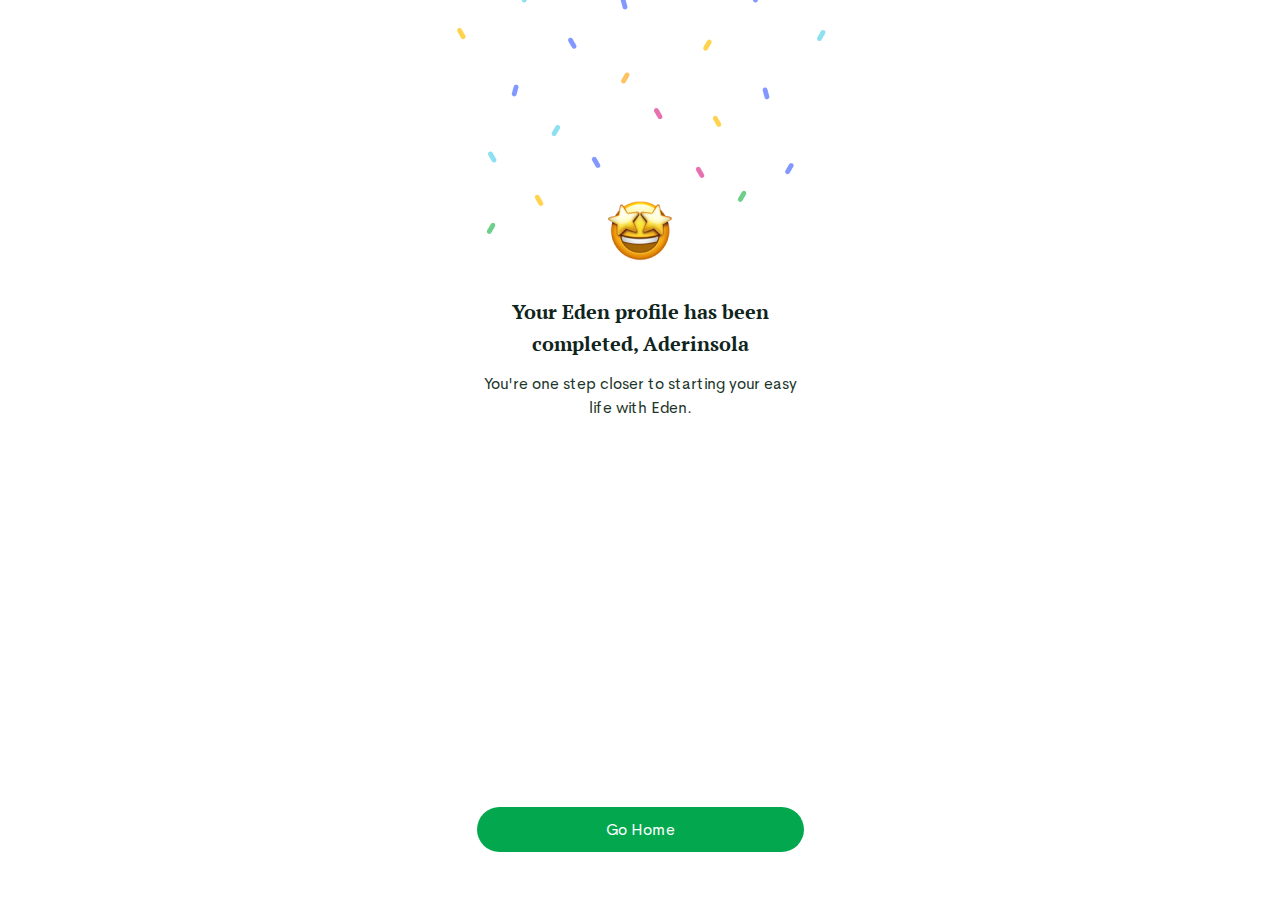
<file: index.html>
<html lang="en">
<head>
    <meta charset="UTF-8">
    <meta http-equiv="X-UA-Compatible" content="IE=edge">
    <meta name="viewport" content="width=device-width, initial-scale=1.0">
    <link rel="stylesheet" href="./assets/styles/index.css">
    <link href="https://fonts.googleapis.com/css2?family=PT+Serif&display=swap" rel="stylesheet">
    <title>Document</title>
</head>
<body>
    <main>
        <div class="container">
            <div>
                <div class="confetti">
                    <img src="/assets/images/confetti.png" alt="">
                </div>
                <div class="sub-container">
                    <div class="main-content">
                        <div>
    
                            <div class="profile-complete-img">
                                <img src="./assets/images/image 5.png" alt="happy">
                            </div>
                            <div class="sub-content">
                                <h1>Your Eden profile has been completed, Aderinsola</h1>
                                <p>You're one step closer to starting your easy life with Eden.</p>
                            </div>
                        </div>
                       
                    </div>
                </div>
            </div>
            <a href="/homepage.html">

                <div class="go-home">
                    <button class="go-home-btn">Go Home</button>
                </div>
            </a>
        </div>
    </main>
</body>
</html>
</file>
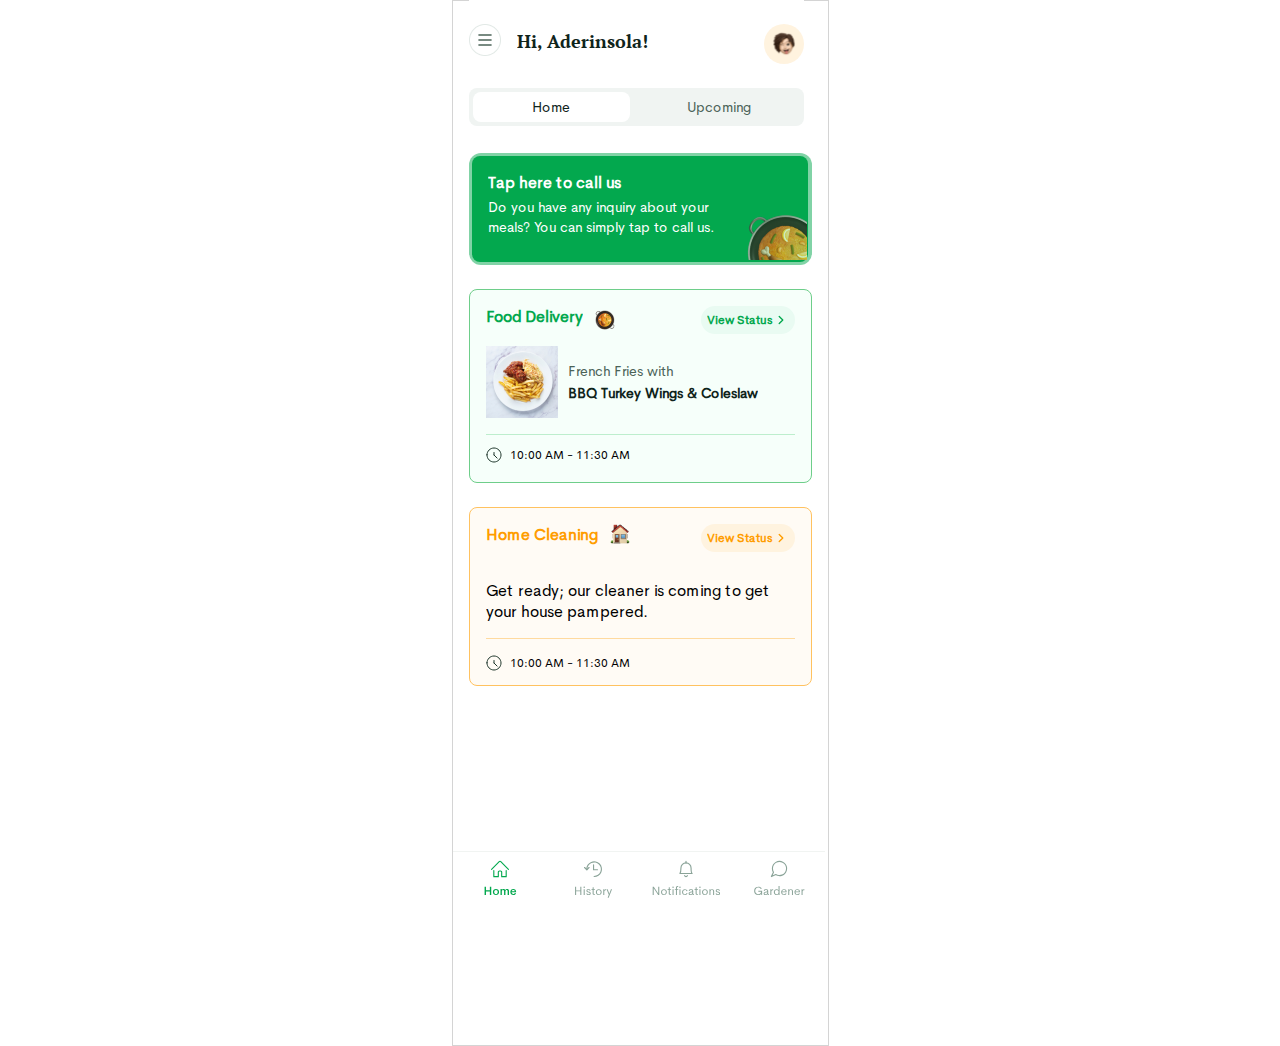
<file: homepage.html>
<html lang="en">
  <head>
    <meta charset="UTF-8" />
    <meta http-equiv="X-UA-Compatible" content="IE=edge" />
    <meta name="viewport" content="width=device-width, initial-scale=1.0" />
    <link rel="stylesheet" href="./assets/styles/homepage.css" />
    <link
      href="https://fonts.googleapis.com/css2?family=PT+Serif&display=swap"
      rel="stylesheet"
    />
    <title>Document</title>
  </head>
  <body>
    <section class="container">
        <div class="home-container">
            <div class="static-header">

                <nav class="nav-container">
                  <div class="menu-icon">
                    <img src="./assets/images/hamburger.png" alt="menu" />
                    <h1>Hi, Aderinsola!</h1>
                  </div>
                  <img src="./assets/images/avatar.svg" alt="menu" />
                </nav>
          
                <div class="tab-container">
                  <div class="tab">
                    <p class="home-tab">Home</p>
                    <p class="upcoming-tab">Upcoming</p>
                  </div>
                </div>
            </div>
            
      
            <section class="call-container">
              <div class="call-content">
                <h6>Tap here to call us</h6>
                <p>
                  Do you have any inquiry about your meals? You can simply tap to call
                  us.
                </p>
              </div>
              <img class="food-bg" src="./assets/images/food-bg.png" alt="food" />
            </section>
      
            <section class="food-delivery-container">
              <div class="delivery-header">
                <div class="delivery-img">
                  <h6>Food Delivery</h6>
                  <img src="./assets/images/food-small.png" alt="food" />
                </div>
                <div class="view-status" onclick="openModal()">
                    <a>View Status</a>
                    <img src="./assets/images/Arrow.svg" alt="" />
                </div>
                
               
              </div>
              <div class="food-type">
                <img
                  src="./assets/images/BBQ Chicken + French Fries + Coleslaw (Plate).png"
                  alt="food"
                />
                <div class="food-name">
                  <h6>French Fries with</h6>
                  <h1>BBQ Turkey Wings & Coleslaw</h1>
                </div>
              </div>
              <div class="time-container">
                <img
                  src="./assets/images/streamline-icon-time-clock-circle@18x18 1.svg"
                  alt="time"
                />
                <p>10:00 AM - 11:30 AM</p>
              </div>
            </section>

            <section class="cleaner-container">
                <div class="cleaner-header">
                    <div class="cleaner-img">
                        <h6>Home Cleaning</h6>
                        <img src="./assets/images/image 4.png" alt="food" />
                    </div>
                    <div class="cleaner-view-status" onclick="openCleaningModal()">
                        <a>View Status</a>
                        <img src="./assets/images/Arrow (1).svg" alt="" />
                    </div>
                </div>
                <div class="get-ready">
                    <p>Get ready; our cleaner is coming to get your house pampered.</p>
                </div>
                <div class="time-container">
                    <img src="./assets/images/streamline-icon-time-clock-circle@18x18 1.svg" alt="time" />
                    <p>10:00 AM - 11:30 AM</p>
                </div>
            </section>
      
        </div>
        <div class="menu-list">
          <div>
            <img src="./assets/images/Home.svg" alt="Home" />
          </div>
          <div>
              <img src="./assets/images/Tab 2.svg" alt="Home" />
          </div>
          <div>
              <img src="./assets/images/Notifications.svg" alt="Home" />
          </div>
          <div>
              <img src="./assets/images/Tab 4.svg" alt="Home" />
          </div>
        </div>

        <!-- ********* START FOOD DELIVERY MODAL************** -->
        <div class="modal-background" id="modalBackground" >
            <div class="modal-content" id="modalContent">
               
                <div>
                    <div class="date">
                        <p>Mon, 08 Sep 2021</p>
                        <img id="modalClose" onclick="closeModal()" src="/assets/images/Close.svg" alt="">
                    </div>
                    <div class="order-status">
                        <img src="/assets/images/food-small.png" alt="">
                        <div>
                            <p>Order Status</p>
                            <h6 class="clean-text">Order has arrived</h6>
                        </div>
                    </div>
                    <div class="address">
                        <p class="address-title">Delivery Address</p>
                        <p class="address-name">No 6B, Radiators Spring, Lightning Estate, Lagos, Nigeria.</p>
                    </div>
                    <div>
                        <div class="arrived">
                            <div class="arrived-img">
                                <img src="/assets/images/circle.svg" alt="order">
                                <h3 class="clean-text">Order has arrived</h3>
                            </div>
                            <p class="time">10:56 AM</p>
        
                        </div>
                        <div class="arrived-content">
                            <p>Your order has arrived at your location. Pick it up!</p>
                        </div>
                    </div>
                    <div>
                        <div class="way">
                            <div class="way-img">
                                <img src="/assets/images/Tick-Check.svg" alt="order">
                                <h3 class="clean-text">Order on the way</h3>
                            </div>
                            <p class="time">9:14 AM</p>
                        </div>
                        <div class="way-content">
        
                            <p>Your order has been dispatched and is on the way to you.</p>
                        </div>
                    </div>
                </div>
            </div>
        </div>

        <!-- *********END FOOD DELIVERY MODAL ************** -->


        <!-- ********* START CLEANING MODAL************** -->
        <div class="modal-background" id="cleaningModalBackground" >
            <div class="cleaning-modal-content" id="modalContent">
                <div>
                    <div class="date">
                        <p>Mon, 08 Sep 2021</p>
                        <img onclick="closeCleaningModal()" id="modalClose"  src="/assets/images/Close.svg" alt="">
                    </div>
                    <div class="order-status">
                        <img src="/assets/images/image 4.png" alt="">
                        <div>
                            <p>Order Status</p>
                            <h6 class="clean-text">Cleaning completed</h6>
                        </div>
                    </div>
                    <div class="address">
                        <p class="address-title">Delivery Address</p>
                        <p class="address-name">No 6B, Radiators Spring, Lightning Estate, Lagos, Nigeria.</p>
                    </div>
                    <div class="cleaner-details">
                        <p class="address-title">Cleaner</p>
                        <p class="address-name">Kelechi Oguike</p>
                    </div>
                    <div>
                        <div class="cleaning clean">
                            <div class="cleaning-img">
                                <img src="/assets/images/Tick-Check.svg" alt="order">
                                <h6 class="clean-text">Cleaning completed</h6>
                            </div>
                            <p class="time">4:01 PM</p>
        
                        </div>
                        <div class="cleaning-content">
                            <p>Give feedback.</p>
                        </div>
                    </div>
                    <div>
                        <div class="cleaning">
                            <div class="cleaning-img">
                                <img src="/assets/images/Tick-Check.svg" alt="order">
                                <h6 class="clean-text">Cleaning started</h6>
                            </div>
                            <p class="time">2:35 PM</p>
                        </div>
                        <div class="cleaning-content">
                            <p>Your cleaner has started cleaning.</p>
                        </div>
                    </div>
                    <div>
                        <div class="cleaning">
                            <div class="cleaning-img">
                                <img src="/assets/images/Tick-Check.svg" alt="order">
                                <h6 class="clean-text">Cleaner has arrived</h6>
                            </div>
                            <p class="time">2:26 PM</p>
                        </div>
                        <div class="cleaning-content">
                            <p>Your cleaner has arrived at your location.</p>
                        </div>
                    </div>
                    <div>
                        <div class="way">
                            <div class="way-img">
                                <img src="/assets/images/Tick-Check.svg" alt="order">
                                <h6 class="clean-text">Cleaner en route</h6>
                            </div>
                            <p class="time">12:22 PM</p>
                        </div>
                        <div class="way-content">
                    
                            <p>Your cleaner is on the way to your location!</p>
                        </div>
                    </div>
                </div>
            </div>
        </div>
        
        <!-- *********END CLEANING MODAL ************** -->
    </section>
    <script src="/assets/js/index.js"></script>
  </body>
</html>
</file>
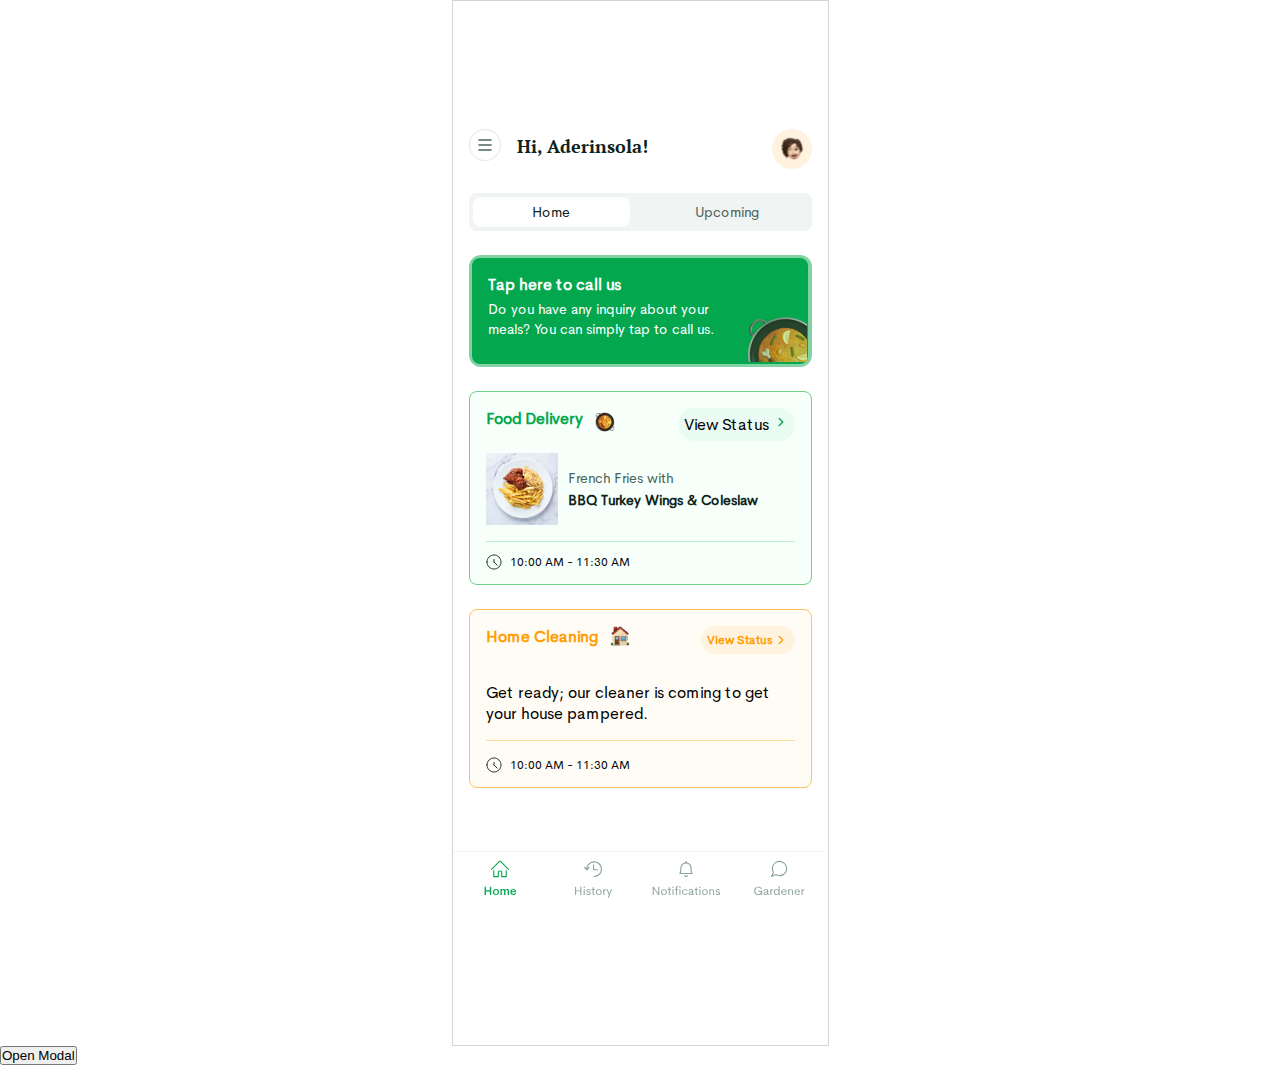
<file: order-details.html>
<html lang="en">

<head>
    <meta charset="UTF-8" />
    <meta http-equiv="X-UA-Compatible" content="IE=edge" />
    <meta name="viewport" content="width=device-width, initial-scale=1.0" />
    <link rel="stylesheet" href="./assets/styles/homepage.css" />
    <link href="https://fonts.googleapis.com/css2?family=PT+Serif&display=swap" rel="stylesheet" />
    <title>Document</title>
</head>

<body>
    <section class="container">
        <div class="home-container">

            <nav class="nav-container">
                <div class="menu-icon">
                    <img src="./assets/images/hamburger.png" alt="menu" />
                    <h1>Hi, Aderinsola!</h1>
                </div>
                <img src="./assets/images/avatar.svg" alt="menu" />
            </nav>

            <div class="tab-container">
                <div class="tab">
                    <p class="home-tab">Home</p>
                    <p class="upcoming-tab">Upcoming</p>
                </div>
            </div>

            <section class="call-container">
                <div class="call-content">
                    <h6>Tap here to call us</h6>
                    <p>
                        Do you have any inquiry about your meals? You can simply tap to call
                        us.
                    </p>
                </div>
                <img class="food-bg" src="./assets/images/food-bg.png" alt="food" />
            </section>

            <section class="food-delivery-container">
                <div class="delivery-header">
                    <div class="delivery-img">
                        <h6>Food Delivery</h6>
                        <img src="./assets/images/food-small.png" alt="food" />
                    </div>
                    <div class="view-status">
                        <but>View Status</a>
                        <img src="./assets/images/Arrow.svg" alt="" />
                    </div>
                </div>
                <div class="food-type">
                    <img src="./assets/images/BBQ Chicken + French Fries + Coleslaw (Plate).png" alt="food" />
                    <div class="food-name">
                        <h6>French Fries with</h6>
                        <h1>BBQ Turkey Wings & Coleslaw</h1>
                    </div>
                </div>
                <div class="time-container">
                    <img src="./assets/images/streamline-icon-time-clock-circle@18x18 1.svg" alt="time" />
                    <p>10:00 AM - 11:30 AM</p>
                </div>
            </section>

            <section class="cleaner-container">
                <div class="cleaner-header">
                    <div class="cleaner-img">
                        <h6>Home Cleaning</h6>
                        <img src="./assets/images/image 4.png" alt="food" />
                    </div>
                    <div class="cleaner-view-status">
                        <a>View Status</a>
                        <img src="./assets/images/Arrow (1).svg" alt="" />
                    </div>
                </div>
                <div class="get-ready">
                    <p>Get ready; our cleaner is coming to get your house pampered.</p>
                </div>
                <div class="time-container">
                    <img src="./assets/images/streamline-icon-time-clock-circle@18x18 1.svg" alt="time" />
                    <p>10:00 AM - 11:30 AM</p>
                </div>
            </section>

        </div>
        <div class="menu-list">
            <div>
                <img src="./assets/images/Home.svg" alt="Home" />
            </div>
            <div>
                <img src="./assets/images/Tab 2.svg" alt="Home" />
            </div>
            <div>
                <img src="./assets/images/Notifications.svg" alt="Home" />
            </div>
            <div>
                <img src="./assets/images/Tab 4.svg" alt="Home" />
            </div>
        </div>
    </section>
    <button class="open-button" onclick="openModal()">Open Modal</button>
    <div class="modal-background" id="modalBackground" onclick="closeModal()">
        <div class="modal-content" id="modalContent">
            <span class="close-button" onclick="closeModal()">&times;</span>
            <h2>Modal Content</h2>
            <p>This is the modal content. You can add any content here.</p>
        </div>
    </div>
</body>

</html>
</file>
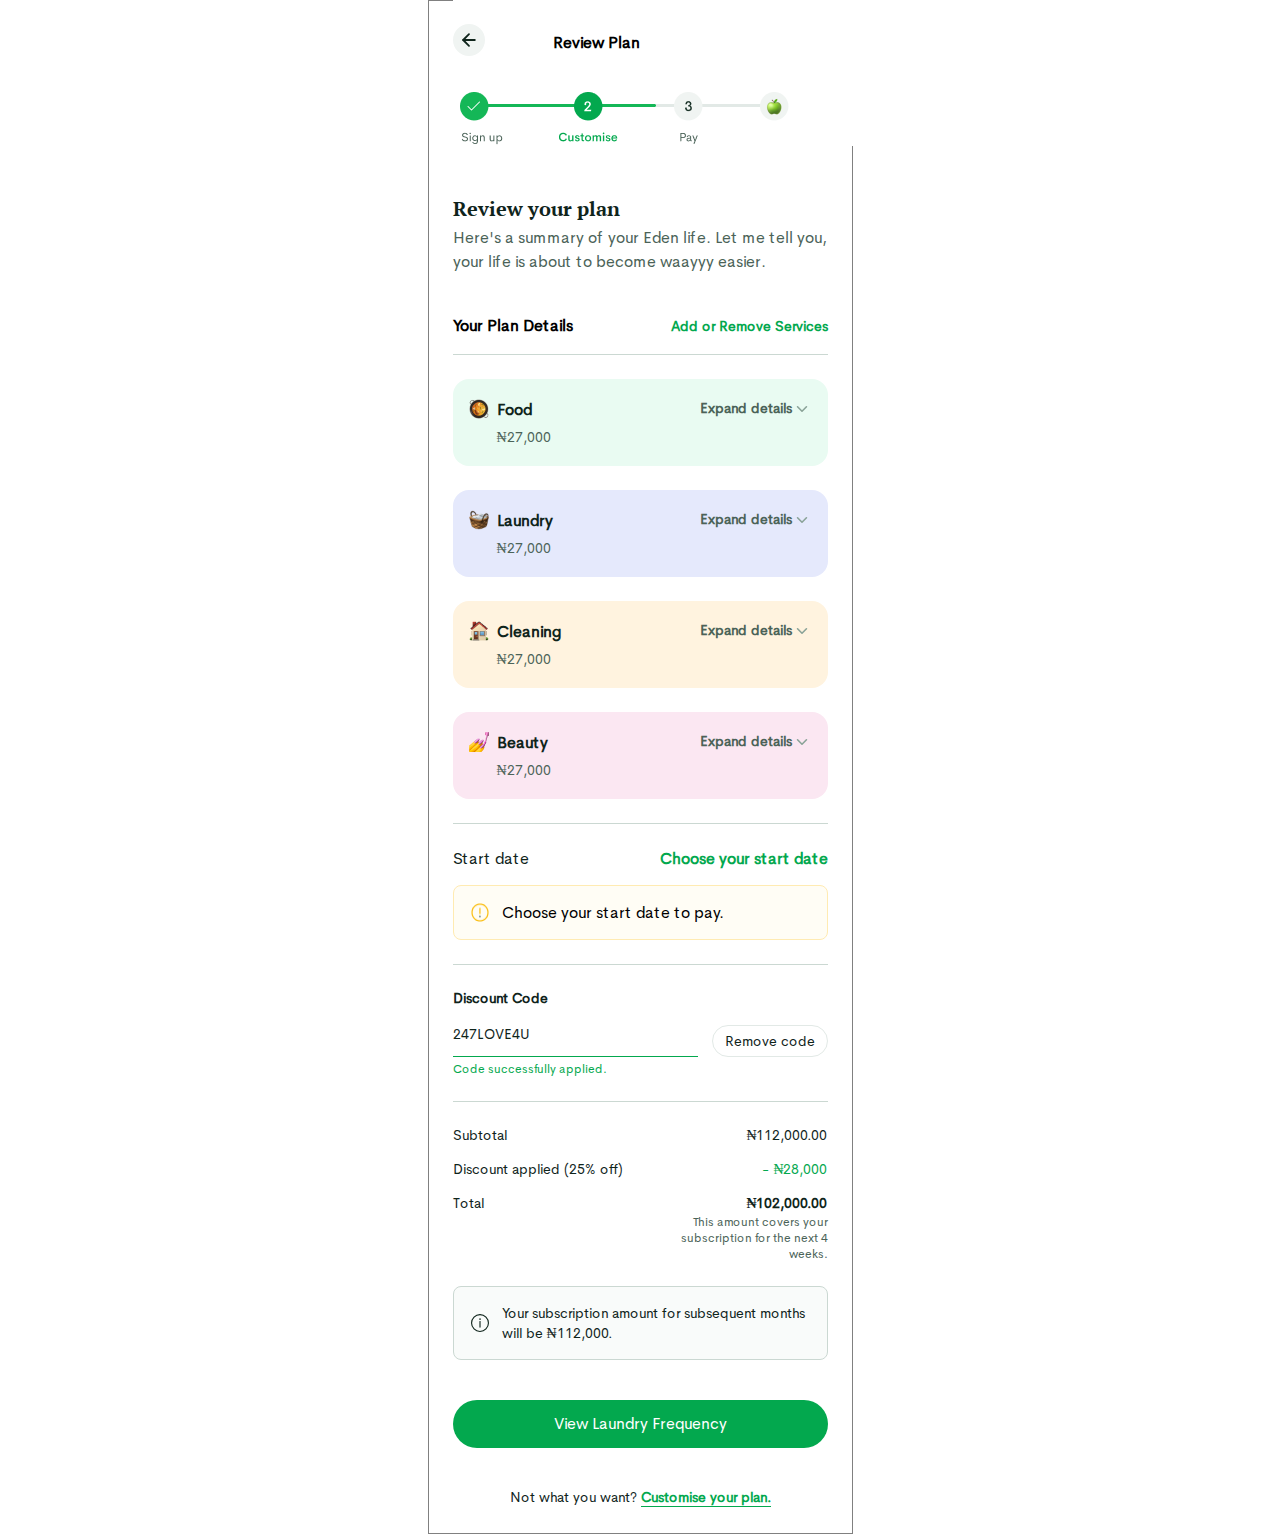
<file: review-plan.html>
<html lang="en">
<head>
    <meta charset="UTF-8">
    <meta http-equiv="X-UA-Compatible" content="IE=edge">
    <meta name="viewport" content="width=device-width, initial-scale=1.0">
    <link rel="stylesheet" href="/assets/styles/review-plan.css">
    <link href="https://fonts.googleapis.com/css2?family=PT+Serif&display=swap" rel="stylesheet">
    <title>Review Plan</title>
</head>
<body>
    <section class="container">
        <main>
            <div class="static-header">

                <div class="header">
                    <img src="/assets/images/goback.svg" alt="Back">
                    <h5>Review Plan</h5>
                </div>
                <div class="stepper">
                    <img src="/assets/images/tracker.png" alt="Tracker">
                </div>
            </div>
            <div class="review-plan">
                <h5>Review your plan</h5>
                <p>Here's a summary of your Eden life. Let me tell you, your life is about to become waayyy easier.</p>
            </div>
            <div class="details-tab">
                <p class="plan-text">Your Plan Details</p>
                <p class="add-text">Add or Remove Services</p>
            </div>
            <div class="food-tab">
                <div class="foodtab1">
                    <div class="foodtab1-price">
                        <img src="/assets/images/food-small.png" alt="">
                        <div>
                            <h6>Food</h6>
                            <p>₦27,000</p>
                        </div>
                    </div>
                    <div class="foodtab1-expand">
                        <p>Expand details</p>
                        <img src="/assets/images/Arrowdown.svg" alt="">
                    </div>
                </div>

                <div class="foodtab2">
                    <div class="foodtab1-price">
                        <img src="/assets/images/basket.svg" alt="">
                        <div>
                            <h6>Laundry</h6>
                            <p>₦27,000</p>
                        </div>
                    </div>
                    <div class="foodtab1-expand">
                        <p>Expand details</p>
                        <img src="/assets/images/Arrowdown.svg" alt="">
                    </div>
                </div>

                <div class="foodtab3">
                    <div class="foodtab1-price">
                        <img src="/assets/images/image 4.png" alt="">
                        <div>
                            <h6>Cleaning</h6>
                            <p>₦27,000</p>
                        </div>
                    </div>
                    <div class="foodtab1-expand">
                        <p>Expand details</p>
                        <img src="/assets/images/Arrowdown.svg" alt="">
                    </div>
                </div>

                <div class="foodtab4">
                    <div class="foodtab1-price">
                        <img src="/assets/images/nails.svg" alt="">
                        <div>
                            <h6>Beauty</h6>
                            <p>₦27,000</p>
                        </div>
                    </div>
                    <div class="foodtab1-expand">
                        <p>Expand details</p>
                        <img src="/assets/images/Arrowdown.svg" alt="">
                    </div>
                </div>
            </div>

            <div class="start-date">
                <div class="start-date-tab">
                    <p class="start-date-text">Start date</p>
                    <p class="choose-date">Choose your start date</p>
                </div>
                <div class="alert">
                    <img src="/assets/images/Alert.png" alt="">
                    <p>Choose your start date to pay.</p>
                </div>
            </div>

            <div class="discount">
                <h5 class="discount-text">Discount Code</h5>
                <div class="code-section">
                    <p class="code">247LOVE4U</p>
                    <p class="remove-code">Remove code</p>
                </div>
                <p class="code-applied">Code successfully applied.</p>
            </div>

            <div class="total-section">
                <div class="subtotal">
                    <p class="subtotal-text">Subtotal</p>
                    <p class="subtotal-price">₦112,000.00</p>
                </div>
                <div class="discountt">
                    <p class="discountt-text">Discount applied (25% off)</p>
                    <p class="discountt-price"> - ₦28,000</p>
                </div>
                <div class="full-total">
                    <p class="full-total-text">Total</p>
                    <p class="full-total-price">₦102,000.00</p>
                </div>
                    <div class="cost-info-section">

                        <p class="cost-info">This amount covers your subscription for the next 4 weeks.</p>
                    </div>
                
            </div>

            <div class="subscribe-alert">
                <img src="/assets/images/Info - Circlee.svg" alt="">
                <p>Your subscription amount for subsequent months will be ₦112,000.</p>
            </div>
            <div class="view-btn">
                <p>View Laundry Frequency</p>
            </div>
            <div class="customize-plan">
                <p>Not what you want?<span>Customise your plan.</span> </p>
            </div>
        </main>
        
    </section>
</body>
</html>
</file>
<file: assets/styles/index.css>
* {
  outline: none;
  border: none;
  box-sizing: border-box;
  /* overflow: hidden; */
  margin: 0;
}
@font-face {
  font-family: Cerebi Sans;
  src: url(../fonts/Cerebri-Sans-Regular.ttf);
}

.container {
  width: 375px;
  margin: auto;
  height: 100vh;
  display: flex;
  flex-direction: column;
  justify-content: space-between;
  position: relative;
  padding-top: 200px;
}

.profile-complete-img {
  display: flex;
  justify-content: center;
}

.profile-complete-img img {
  height: 64px;
  width: 64px;
}

.sub-container {
  display: grid;
  height: 100%;
}
.sub-content {
  text-align: center;
  margin-top: 32px;
}

.sub-content h1 {
  font-size: 20px;
  font-weight: 700;
  font-family: "PT Serif", serif;
  color: #0f241b;
  line-height: 32px;
  padding: 0px 18px 0px 18px;
}

.sub-content p {
  margin-top: 12px;
  line-height: 24px;
  font-size: 16px;
  font-family: Cerebi Sans;
  padding: 0px 18px 0px 18px;
  color: #1d352a;
}

.go-home {
  padding: 0 24px 0 24px;
  margin-bottom: 48px;
}

.go-home-btn {
  width: 100%;
  padding: 12px 0px 12px 0px;
  border-radius: 32px;
  color: white;
  background-color: #03a84e;
  font-family: Cerebi Sans;
  outline: none;
  font-size: 16px;
}

.confetti img {
  position: absolute;
  top: -20px;
  animation: fall 4s linear infinite;
}

@keyframes fall {
  0% {
    transform: translateY(0) rotate(0);
    opacity: 1;
  }

  100% {
    transform: translateY(30vh);
    opacity: 0;
  }
}
</file>
<file: assets/styles/homepage.css>
* {
  padding: 0;
  margin: 0;
  overflow: hidden;
}

@font-face {
  font-family: Cerebi Sans;
  src: url(../fonts/Cerebri-Sans-Regular.ttf);
}

.container {
  width: 375px;
  margin: auto;
  /* padding-top: px; */
  font-family: Cerebi Sans;
  border: 1px solid rgb(212, 212, 212);
}

.static-header {
  position: fixed;
  width: 335px;
  background-color: white;
  top: 0;
  padding-top: 24px;
  z-index: 10;
}

.home-container {
  height: 100vh;
  padding: 16px;
  overflow: scroll;
  padding-top: 8rem;
}

.nav-container {
  display: flex;
  justify-content: space-between;
}

.nav-container h1 {
  font-family: "PT Serif", serif;
  font-weight: 700;
  color: #0f241b;
  font-size: 18px;
  margin-top: 0.3rem;
}

.menu-icon {
  display: flex;
  gap: 16px;
}

.menu-icon img {
  width: 32px;
  height: 32px;
}

.tab-container {
  background-color: #f0f4f2;
  padding: 4px;
  margin-top: 24px;
  border-radius: 8px;
}

.tab {
  display: flex;
  gap: 52px;
  font-size: 14px;
  justify-content: space-between;
}

.home-tab {
  width: 157px;
  padding: 6px 0px 6px 0px;
  background: white;
  text-align: center;
  font-weight: 500;
  border-radius: 8px;
  color: #0f241b;
}

.upcoming-tab {
  text-align: center;
  padding: 6px 0px 6px 0px;
  color: #4b6358;
  margin-right: 49px;
}

.call-container {
  position: relative;
  border-radius: 12px;
  margin-top: 24px;
  padding: 0.2rem;
  background: rgba(3, 168, 78, 0.5);
  height: 106px;
}

.call-content {
  padding-top: 16px;
  border-radius: 8px;
  color: white;
  background-color: #03a84e;
  padding-left: 16px;
  height: 85%;
}

.call-container h6 {
  font-size: 16px;
}

.call-container p {
  font-size: 14px;
  font-style: normal;
  font-weight: 400;
  line-height: 20px;
  width: 75%;
  margin-top: 4px;
}
.food-bg {
  position: absolute;
  bottom: 5;
  right: 5;
}

.food-delivery-container {
  height: 192px;
  border-radius: 8px;
  border: 1px solid #6ece8a;
  margin-top: 24px;
  background-color: #f6fffa;
}
.delivery-header {
  display: flex;
  justify-content: space-between;
  padding: 16px 16px 12px 16px;
}

.delivery-img {
  display: flex;
  gap: 12px;
}

.delivery-img h6 {
  font-size: 16px;
  font-weight: 600;
  color: #03a84e;
}

.delivery-img img {
  width: 20px;
  height: 20px;
  margin-top: 4px;
}

.view-status {
  padding: 6px;
  display: flex;
  background-color: #e9fbf2;
  border-radius: 100px;
  cursor: pointer;
}

.view-status a {
  color: #03a84e;
  font-size: 12px;
  font-style: normal;
  font-weight: 600;
}

.food-type {
  margin: 0px 16px 0px 16px;
  display: flex;
  padding-bottom: 16px;
  gap: 10px;
  border-bottom: 1px solid #bdeecd;
}

.food-name {
  display: flex;
  flex-direction: column;
  justify-content: center;
}

.food-name h6 {
  color: #4b6358;
  font-weight: 400;
  font-size: 14px;
}

.food-name h1 {
  color: #0f241b;
  font-weight: 600;
  font-size: 14px;
  margin-top: 4px;
}

.time-container {
  display: flex;
  gap: 8px;
  margin-top: 12px;
  padding: 0px 16px 0px 16px;
  font-size: 12px;
}

.menu-list {
  display: flex;
  justify-content: space-between;
  position: absolute;
  bottom: 0;
  box-shadow: 0px 1px 0px 0px #f1f4f2 inset;
  padding-top: 6px;
  background-color: white;
}

.cleaner-container {
  height: 177px;
  border-radius: 8px;
  border: 1px solid #ffc260;
  margin-top: 24px;
  background-color: #fffbf5;
  margin-bottom: 12rem;
}

.cleaner-header {
  display: flex;
  justify-content: space-between;
  padding: 16px 16px 12px 16px;
}

.cleaner-img {
  display: flex;
  gap: 12px;
}

.cleaner-img h6 {
  font-size: 16px;
  font-weight: 600;
  color: #ff9d00;
}

.cleaner-img img {
  width: 20px;
  height: 20px;
}

.get-ready {
  color: black;
  margin: 16px;
  padding-bottom: 16px;
  border-bottom: 1px solid #ffda9f;
}

.cleaner-view-status {
  padding: 6px;
  display: flex;
  background-color: #fff3df;
  border-radius: 100px;
  cursor: pointer;
}

.cleaner-view-status a {
  color: #ff9d00;
  font-size: 12px;
  font-style: normal;
  font-weight: 600;
}

.modal-background {
  display: none;
  position: fixed;
  backdrop-filter: blur(1.5px);
  top: 0;
  left: 50%;
  width: 390px;
  max-width: 100%;
  margin: auto;
  height: 100%;
  z-index: 10;
  background-color: rgba(0, 0, 0, 0.4);
  justify-content: center;
  align-items: center;
  transform: translateX(-50%);
  -webkit-backdrop-filter: blur(1.5px);
    -moz-backdrop-filter: blur(1.5px);
    -o-backdrop-filter: blur(1.5px);
}

.modal-content {
  background-color: #fff;
  padding: 20px;
  width: 323px;
  border-radius: 5px;
  box-shadow: 0 0 10px rgba(0, 0, 0, 0.3);
  height: fit-content;
  margin-top: 7rem;
  border-radius: 16px;
  padding-bottom: 4rem;
  transform: scale(0.2);
     opacity: 0;
   animation: fadeInScale 0.4s ease forwards; 
}

@keyframes fadeInScale {
  to {
    opacity: 1;
    transform: scale(1);
  }
}

@media (max-width:678px) {
  .modal-content {
    width: 325px;
  }
    .cleaning-modal-content {
    width: 325px;
    }
}

.cleaning-modal-content {
  background-color: #fff;
  padding: 20px;
  width: 323px;
  border-radius: 5px;
  box-shadow: 0 0 10px rgba(0, 0, 0, 0.3);
  height: fit-content;
  margin-top: 2rem;
  border-radius: 16px;
  padding-bottom: 4rem;
  transform: scale(0.2);
    opacity: 0;
    animation: fadeOutScale 0.4s ease-out forwards;
}

@keyframes fadeOutScale {
  to {
    opacity: 1;
    transform: scale(1);
  }
}

.date img {
  cursor: pointer;
}

.close-button {
  position: absolute;
  top: 10px;
  right: 10px;
  cursor: pointer;
  font-size: 18px;
  visibility: hidden;
}

.date {
  display: flex;
  justify-content: space-between;
  font-size: 12px;
  color: #4b6358;
}

.order-status {
  display: flex;
  margin-top: 24px;
  gap: 8px;
}

.order-status img {
  width: 32px;
  height: 32px;
}

.clean-text {
  font-size: 16px;
  color: #0f241b;
}

.address {
  margin-top: 20px;
  padding: 12px;
  border: 1px dashed #cbd8d2;
  border-top-left-radius: 8px;
  border-top-right-radius: 8px;
}

.cleaner-details {
  padding: 12px;
  border-bottom: 1px dashed #cbd8d2;
  border-left: 1px dashed #cbd8d2;
  border-right: 1px dashed #cbd8d2;
  border-bottom-left-radius: 8px;
  border-bottom-right-radius: 8px;
}

.address-title {
  color: #4b6358;
  font-size: 12px;
}

.address-name {
  color: #0f241b;
  font-size: 14px;
  margin-top: 6px;
}

.arrived {
  display: flex;
  margin-top: 32px;
  justify-content: space-between;
}
.way {
  display: flex;
  justify-content: space-between;
  margin-top: 4px;
}
.cleaning {
  display: flex;
  justify-content: space-between;
  margin-top: 4px;
}

.arrived-img {
  display: flex;
}

.arrived h3 {
  padding-left: 13px;
  font-size: 16px;
}

.arrived-content {
  border-left: 2px dashed #6ece8a;
  padding-left: 22px;
  margin-left: 8px;
  padding-top: 4px;
  padding-bottom: 30px;
  font-size: 14px;
}
.clean {
  margin-top: 32px;
}

.cleaning-content {
  border-left: 2px dashed #6ece8a;
  padding-left: 24px;
  font-size: 14px;
  margin-left: 8px;
  padding-top: 4px;
  padding-bottom: 30px;
}

.way-content {
  padding-left: 28px;
  margin-left: 8px;
  font-size: 14px;
}

.time {
  color: #4b6358;
  font-size: 12px;
}

.way-img {
  display: flex;
  gap: 8px;
}

.cleaning-img {
  display: flex;
  gap: 8px;
}

::-webkit-scrollbar {
  width: 0.5em; 
}

::-webkit-scrollbar-thumb {
  background-color: transparent;
}

::-webkit-scrollbar-track {
  background-color: transparent; 
}

.blur-background {
  /* position: fixed;
  top: 0;
  left: 0;
  width: 100%; */
  height: 100%;
  
  filter: blur(100);
  /* Adjust the blur intensity as needed */
  z-index: 1;
  /* Set the z-index to be behind the modal but above other content */
}
</file>
<file: assets/styles/review-plan.css>
* {
  padding: 0;
  margin: 0;
  /* overflow: hidden; */
}

@font-face {
  font-family: Cerebi Sans;
  src: url(../fonts/Cerebri-Sans-Regular.ttf);
}

.container {
  width: 375px;
  margin: auto;
  padding: 24px;
  /* height: 100vh; */
  font-family: Cerebi Sans;
  border: 1px solid grey;
}

.static-header {
    position: fixed;
    width: 100%;
    background-color: white;
    top: 0;
    padding-top: 24px;
}

.header {
  display: flex;
  gap: 68px;
}

.header h5 {
  margin-top: 0.5rem;
  font-size: 16px;
}

.stepper {
  margin-top: 36px;
}

.review-plan {
  margin-top: 170px;
}

.review-plan h5 {
  font-family: PT Serif;
  font-size: 20px;
  font-weight: 700;
  color: #0f241b;
}

.review-plan p {
  color: #4b6358;
  font-size: 16px;
  line-height: 24px;
  margin-top: 4px;
}

.details-tab {
  display: flex;
  justify-content: space-between;
  margin-top: 41px;
}

.plan-text {
  font-size: 16px;
  font-weight: 600;
}

.add-text {
  font-size: 14px;
  margin-top: 2px;
  color: #03a84e;
  font-weight: 600;
}

.food-tab {
  margin-top: 18px;
  border-top: 1.5px solid #cbd8d2;
}

.foodtab1 {
  margin-top: 24px;
  display: flex;
  justify-content: space-between;
  background-color: #e9fbf2;
  padding: 20px 16px 20px 16px;
  border-radius: 16px;
}

.foodtab2 {
  margin-top: 24px;
  display: flex;
  justify-content: space-between;
  background-color: #e5e9fc;
  padding: 20px 16px 20px 16px;
  border-radius: 16px;
}

.foodtab3 {
  margin-top: 24px;
  display: flex;
  justify-content: space-between;
  background-color: #fff3df;
  padding: 20px 16px 20px 16px;
  border-radius: 16px;
}

.foodtab4 {
  margin-top: 24px;
  display: flex;
  justify-content: space-between;
  background-color: #fbe7f2;
  padding: 20px 16px 20px 16px;
  border-radius: 16px;
}

.foodtab1-price {
  display: flex;
  gap: 8px;
}

.foodtab1-price img {
  height: 20px;
  width: 20px;
}

.foodtab1-price h6 {
  color: #0f241b;
  font-size: 16px;
}

.foodtab1-price p {
  color: #4b6358;
  font-size: 14px;
  margin-top: 8px;
}

.foodtab1-expand {
  display: flex;
}

.foodtab1-expand p {
  font-size: 14px;
  color: #4b6358;
  font-weight: 600;
}

.foodtab1-expand img {
  width: 20px;
  height: 20px;
}

.start-date {
  border-top: 1.5px solid #cbd8d2;
  margin-top: 24px;
  padding-top: 24px;
}

.start-date-tab {
  display: flex;
  justify-content: space-between;
}

.start-date-text {
  font-size: 16px;
  color: #0f241b;
}

.choose-date {
  font-weight: 600;
  font-size: 16px;
  color: #03a84e;
}

.alert {
  margin-top: 16px;
  display: flex;
  gap: 12px;
  padding: 16px;
  border-radius: 8px;
  background-color: #fffdf5;
  border: 1px solid #ffebb2;
}

.discount {
  border-top: 1.5px solid #cbd8d2;
  margin-top: 24px;
  padding-top: 24px;
}

.discount-text {
  font-weight: 600;
  font-size: 16px;
}

.code-section {
  display: flex;
  gap: 12px;
  justify-content: space-between;
  margin-top: 18px;
}

.code {
  border-bottom: 1px solid #03a84e;
  font-size: 14px;
  color: #0f241b;
  width: 245px;
}

.remove-code {
  padding-top: 6px;padding-bottom: 6px;
  padding-left: 12px;
  padding-right: 12px;
  font-size: 14px;
  border-radius: 32px;
  border: 1px solid #e2e9e6;
  color: #0f241b;
}

.code-applied {
  font-size: 12px;
  color: #03a84e;
  margin-top: 4px;
}

.total-section {
  margin-top: 24px;
  padding-top: 24px;
  border-top: 1.5px solid #cbd8d2;
}

.subtotal {
  display: flex;
  justify-content: space-between;
}

.subtotal-text {
  font-size: 14px;
  color: #0f241b;
}

.subtotal-price {
  font-size: 14px;
  color: #0f241b;
}

.discountt {
  display: flex;
  justify-content: space-between;
  margin-top: 16px;
}

.discountt-text {
  font-size: 14px;
  color: #0f241b;
}

.discountt-price {
  font-size: 14px;
  color: #03a84e;
}

.full-total {
  display: flex;
  justify-content: space-between;
  margin-top: 16px;
}

.discount-text {
  font-size: 14px;
  color: #0f241b;
}

.discount-price {
  font-size: 14px;
  color: #03a84e;
}

.full-total-text {
  font-size: 14px;
  color: #0f241b;
}

.full-total-price {
  font-size: 14px;
  color: #0f241b;
  font-weight: 600;
}

.cost-info-section {
  display: flex;
  justify-content: end;
}

.cost-info {
  margin-top: 2px;
  text-align: right;
  width: 188px;
  font-size: 12px;
  color: #4b6358;
}

.subscribe-alert {
  display: flex;
  gap: 12px;
  padding: 16px;
  border-radius: 8px;
  border: 1px solid #cbd8d2;
  background:  #f9fbfa;
  margin-top: 24px;
}

.subscribe-alert p {
    font-size: 14px;
    color: #0F241B;
    line-height: 20px;
}

.view-btn {
    margin-top: 40px;
    background-color: #03A84E;
    border-radius: 32px;
    text-align: center;
    color: white;
    font-size: 16px;
    line-height: 24px;
    padding-top: 12px;
    padding-bottom: 12px;
}

.customize-plan {
    margin-top: 40px;
    text-align: center;
    font-size: 14px;
    color: #0F241B;
    margin-bottom: 3px;
}

.customize-plan span {
    border-bottom: 1.5px solid #03A84E;
    font-weight: 600;
    color: #03A84E;
    margin-left: 4px;
}
</file>
